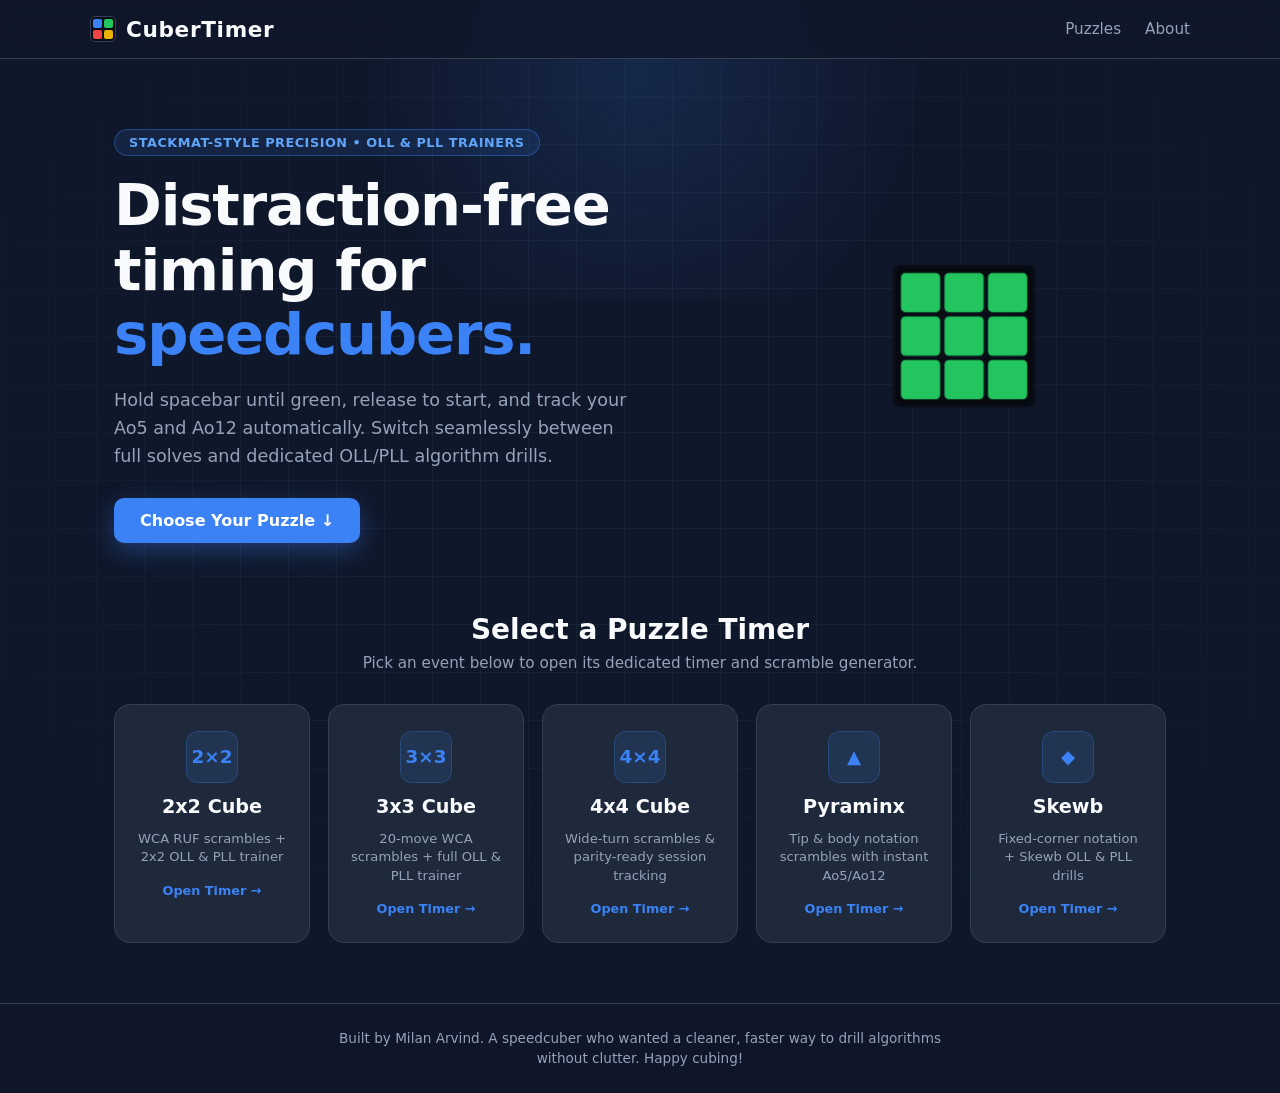
<file: index.html>
<!DOCTYPE html>
<html lang="en">
<head>
    <meta charset="UTF-8">
    <meta name="viewport" content="width=device-width, initial-scale=1.0">
    <title>CuberTimer - Clean Speedcubing Timers & Trainers</title>
    <link rel="stylesheet" href="index(home).css">

</head>
<body>

    <div class="bg-grid"></div>
    <div class="bg-glow"></div>

    <!-- Navigation Bar -->
    <nav>
        <div class="nav-container">
            <a href="#" class="logo">
                <div class="logo-icon">
                    <span></span><span></span><span></span><span></span>
                </div>
                CuberTimer
            </a>
            <div class="nav-links">
                <a href="#puzzles">Puzzles</a>
                <a href="#about">About</a>
            </div>
        </div>

    </nav>

    <!-- Hero Section -->
    <section class="hero">
        <div>
            <div class="hero-badge">STACKMAT-STYLE PRECISION • OLL & PLL TRAINERS</div>
            <h1>Distraction-free timing for <span>speedcubers.</span></h1>
            <p>
                Hold spacebar until green, release to start, and track your Ao5 and Ao12 automatically. Switch seamlessly between full solves and dedicated OLL/PLL algorithm drills.
            </p>
            <a href="#puzzles" class="hero-cta">Choose Your Puzzle ↓</a>
        </div>

        <!-- Interactive 3D Rotating Rubik's Cube -->
        <div class="cube-stage" title="Hover to spin faster!">
            <div class="cube" id="heroCube">
                <div class="face front"></div>
                <div class="face back"></div>
                <div class="face right"></div>
                <div class="face left"></div>
                <div class="face top"></div>
                <div class="face bottom"></div>
            </div>
        </div>
    </section>

    <!-- Puzzle Selection Hub -->
    <section class="puzzles-section" id="puzzles">
        <div class="section-header">
            <h2>Select a Puzzle Timer</h2>
            <p>Pick an event below to open its dedicated timer and scramble generator.</p>
        </div>

        <div class="puzzle-grid">
            <!-- 2x2 -->
            <a href="2x2timer.html" class="puzzle-btn">
                <div class="puzzle-icon">2×2</div>
                <div class="puzzle-title">2x2 Cube</div>
                <div class="puzzle-sub">WCA RUF scrambles + 2x2 OLL & PLL trainer</div>
                <div class="launch-tag">Open Timer →</div>
            </a>

            <!-- 3x3 -->
            <a href="3x3timer.html" class="puzzle-btn">
                <div class="puzzle-icon">3×3</div>
                <div class="puzzle-title">3x3 Cube</div>
                <div class="puzzle-sub">20-move WCA scrambles + full OLL & PLL trainer</div>
                <div class="launch-tag">Open Timer →</div>
            </a>

            <!-- 4x4 -->
            <a href="4x4timer.html" class="puzzle-btn">
                <div class="puzzle-icon">4×4</div>
                <div class="puzzle-title">4x4 Cube</div>
                <div class="puzzle-sub">Wide-turn scrambles & parity-ready session tracking</div>
                <div class="launch-tag">Open Timer →</div>
            </a>

            <!-- Pyraminx -->
            <a href="pyraminxtimer.html" class="puzzle-btn">
                <div class="puzzle-icon">▲</div>
                <div class="puzzle-title">Pyraminx</div>
                <div class="puzzle-sub">Tip & body notation scrambles with instant Ao5/Ao12</div>
                <div class="launch-tag">Open Timer →</div>
            </a>

            <!-- Skewb -->
            <a href="skewbtimer.html" class="puzzle-btn">
                <div class="puzzle-icon">◆</div>
                <div class="puzzle-title">Skewb</div>
                <div class="puzzle-sub">Fixed-corner notation + Skewb OLL & PLL drills</div>
                <div class="launch-tag">Open Timer →</div>
            </a>
        </div>
    </section>

    <!-- Footer with Creator Note -->
    <footer id="about">
        <p class="creator-note">
            Built by Milan Arvind. A speedcuber who wanted a cleaner, faster way to drill algorithms without clutter. Happy cubing!
        </p>
    </footer>

    <script src="index(home).js"></script>
</body>
</html>
</file>
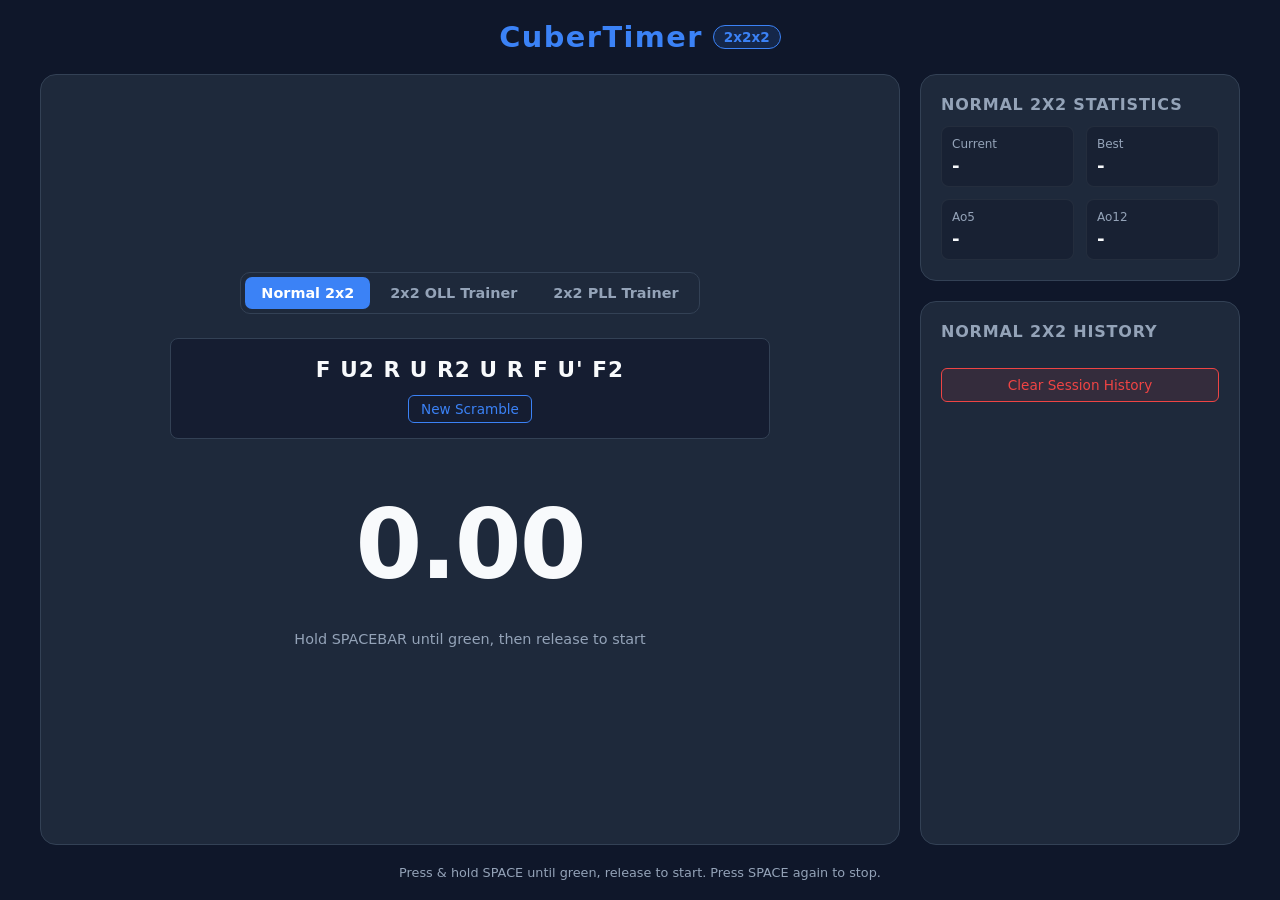
<file: 2x2timer.html>
<!DOCTYPE html>
<html lang="en">
<head>
    <meta charset="UTF-8">
    <meta name="viewport" content="width=device-width, initial-scale=1.0">
    <title>CuberTimer 2x2 - Normal, OLL & PLL Trainer</title>
    <link rel="stylesheet" href="2x2timer.css">

</head>
<body>

    <header>
        <h1>CuberTimer</h1>
        <span class="event-badge">2x2x2</span>
    </header>

    <div class="container">
        <!-- Main Timer Interface -->
        <div class="timer-section" id="timerSection">
            <!-- 3-Option Mode Selector -->
            <div class="mode-selector" id="modeSelector">
                <button class="mode-btn active" data-mode="normal">Normal 2x2</button>
                <button class="mode-btn" data-mode="oll">2x2 OLL Trainer</button>
                <button class="mode-btn" data-mode="pll">2x2 PLL Trainer</button>
            </div>

            <div class="scramble-box">
                <div class="scramble-text" id="scrambleDisplay">Generating 2x2 scramble...</div>
                <button class="btn-scramble" id="newScrambleBtn">New Scramble</button>
            </div>

            <div class="timer-display" id="timerDisplay">0.00</div>
            <div class="timer-instructions" id="timerInstructions">Hold SPACEBAR until green, then release to start</div>
        </div>

        <!-- Sidebar (Stats & History) -->
        <div class="sidebar">
            <div class="card">
                <h3 id="statsTitle">Normal 2x2 Statistics</h3>
                <div class="stats-grid">
                    <div class="stat-item">
                        <div class="stat-label">Current</div>
                        <div class="stat-value" id="statCurrent">-</div>
                    </div>
                    <div class="stat-item">
                        <div class="stat-label">Best</div>
                        <div class="stat-value" id="statBest">-</div>
                    </div>
                    <div class="stat-item">
                        <div class="stat-label">Ao5</div>
                        <div class="stat-value" id="statAo5">-</div>
                    </div>
                    <div class="stat-item">
                        <div class="stat-label">Ao12</div>
                        <div class="stat-value" id="statAo12">-</div>
                    </div>
                </div>
            </div>

            <div class="card" style="flex: 1; display: flex; flex-direction: column;">
                <h3 id="historyTitle">Normal 2x2 History</h3>
                <div class="history-list" id="historyList"></div>
                <div class="controls-row">
                    <button class="btn-danger" id="clearHistoryBtn">Clear Session History</button>
                </div>
            </div>
        </div>
    </div>

    <footer>
        Press & hold SPACE until green, release to start. Press SPACE again to stop.
    </footer>
        <script src="2x2timer.js"></script>
</body>
</html>
</file>
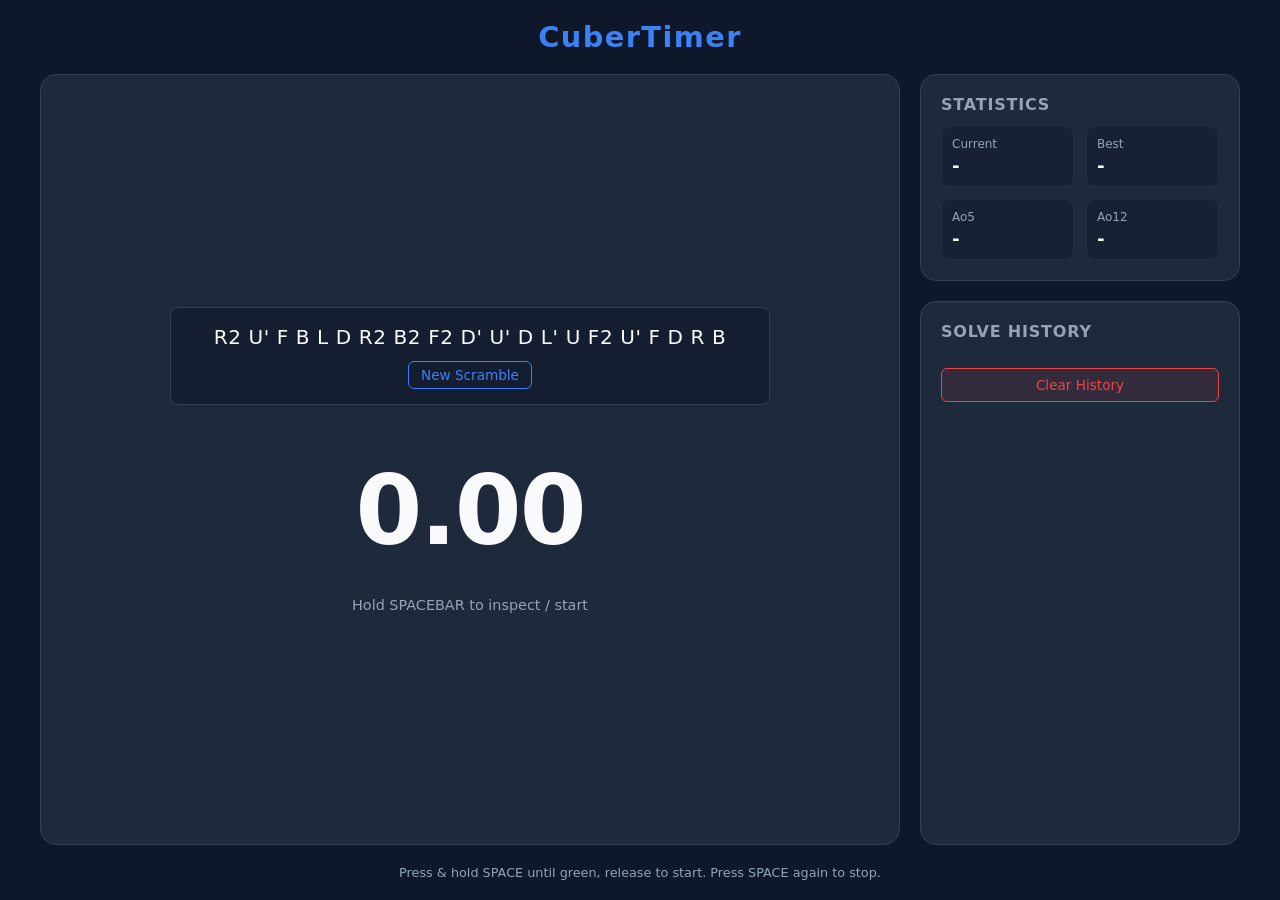
<file: 3x3timer.html>
<!DOCTYPE html>
<html lang="en">
<head>
    <meta charset="UTF-8">
    <meta name="viewport" content="width=device-width, initial-scale=1.0">
    <title>CuberTimer - Speedcubing Timer</title>
    <link rel="stylesheet" href="3x3timer.css">

</head>

<body>

    <header>
        <h1>CuberTimer</h1>
    </header>

    <div class="container">
        <!-- Main Timer Interface -->
        <div class="timer-section" id="timerSection">
            <div class="scramble-box">
                <div class="scramble-text" id="scrambleDisplay">Generating scramble...</div>
                <button class="btn-scramble" id="newScrambleBtn">New Scramble</button>
            </div>

            <div class="timer-display" id="timerDisplay">0.00</div>
            <div class="timer-instructions" id="timerInstructions">Hold SPACEBAR to inspect / start</div>
        </div>

        <!-- Sidebar (Stats & History) -->
        <div class="sidebar">
            <div class="card">
                <h3>Statistics</h3>
                <div class="stats-grid">
                    <div class="stat-item">
                        <div class="stat-label">Current</div>
                        <div class="stat-value" id="statCurrent">-</div>
                    </div>
                    <div class="stat-item">
                        <div class="stat-label">Best</div>
                        <div class="stat-value" id="statBest">-</div>
                    </div>
                    <div class="stat-item">
                        <div class="stat-label">Ao5</div>
                        <div class="stat-value" id="statAo5">-</div>
                    </div>
                    <div class="stat-item">
                        <div class="stat-label">Ao12</div>
                        <div class="stat-value" id="statAo12">-</div>
                    </div>
                </div>
            </div>

            <div class="card" style="flex: 1; display: flex; flex-direction: column;">
                <h3>Solve History</h3>
                <div class="history-list" id="historyList">
                    <!-- Solves will appear here -->
                </div>
                <div class="controls-row">
                    <button class="btn-danger" id="clearHistoryBtn">Clear History</button>
                </div>
            </div>
        </div>
    </div>

    <footer>
        Press & hold SPACE until green, release to start. Press SPACE again to stop.
    </footer>
    <script src="3x3timer.js"></script>
</body>
</html>
</file>
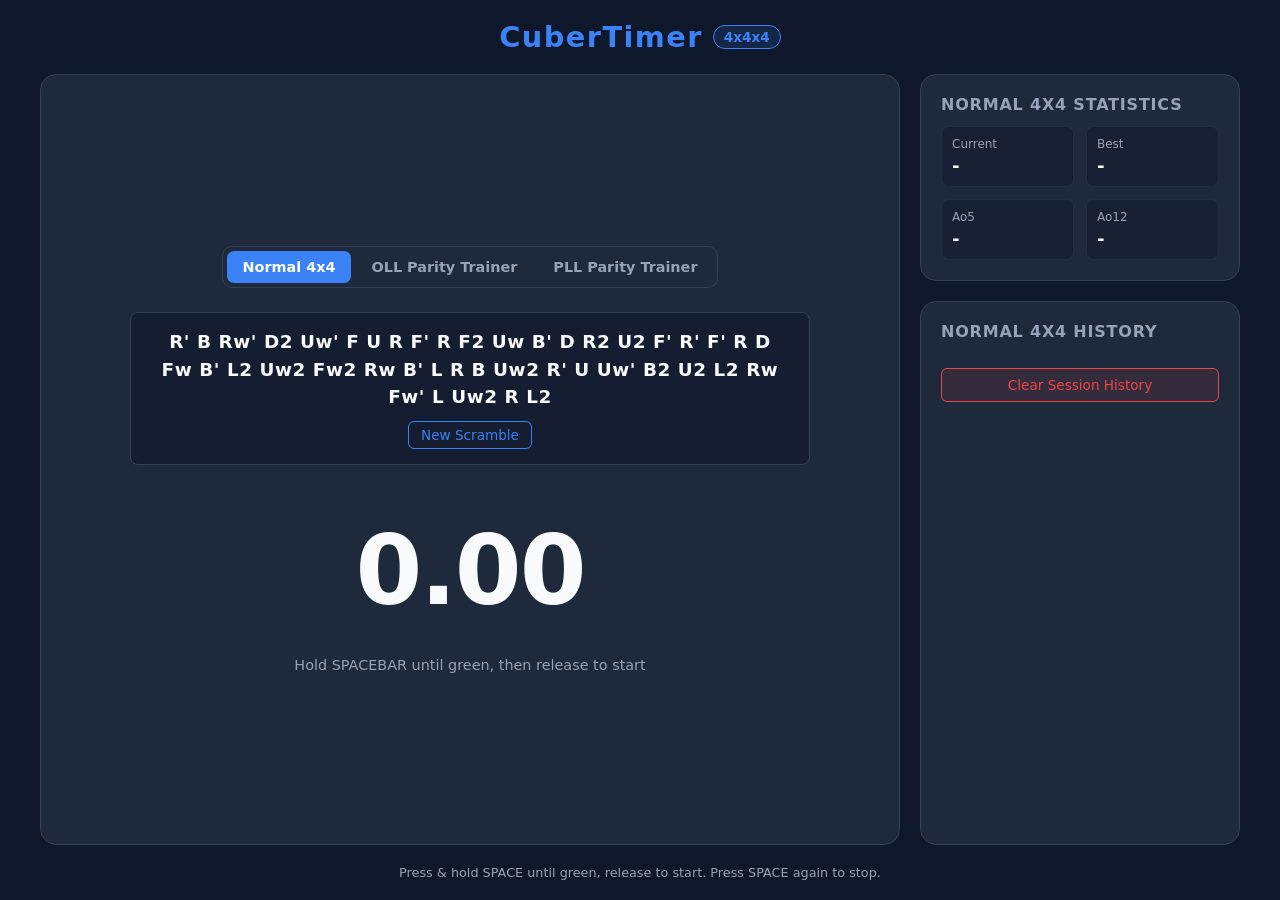
<file: 4x4timer.html>
<!DOCTYPE html>
<html lang="en">
<head>
    <meta charset="UTF-8">
    <meta name="viewport" content="width=device-width, initial-scale=1.0">
    <title>CuberTimer 4x4 - Normal & Parity Trainer</title>
    <link rel="stylesheet" href="4x4timer.css">

</head>
<body>

    <header>
        <h1>CuberTimer</h1>
        <span class="event-badge">4x4x4</span>
    </header>

    <div class="container">
        <!-- Main Timer Interface -->
        <div class="timer-section" id="timerSection">
            <!-- 3-Option Mode Selector -->
            <div class="mode-selector" id="modeSelector">
                <button class="mode-btn active" data-mode="normal">Normal 4x4</button>
                <button class="mode-btn" data-mode="oll_parity">OLL Parity Trainer</button>
                <button class="mode-btn" data-mode="pll_parity">PLL Parity Trainer</button>
            </div>

            <div class="scramble-box">
                <div class="scramble-text" id="scrambleDisplay">Generating 4x4 scramble...</div>
                <button class="btn-scramble" id="newScrambleBtn">New Scramble</button>
            </div>

            <div class="timer-display" id="timerDisplay">0.00</div>
            <div class="timer-instructions" id="timerInstructions">Hold SPACEBAR until green, then release to start</div>
        </div>

        <!-- Sidebar (Stats & History) -->
        <div class="sidebar">
            <div class="card">
                <h3 id="statsTitle">Normal 4x4 Statistics</h3>
                <div class="stats-grid">
                    <div class="stat-item">
                        <div class="stat-label">Current</div>
                        <div class="stat-value" id="statCurrent">-</div>
                    </div>
                    <div class="stat-item">
                        <div class="stat-label">Best</div>
                        <div class="stat-value" id="statBest">-</div>
                    </div>
                    <div class="stat-item">
                        <div class="stat-label">Ao5</div>
                        <div class="stat-value" id="statAo5">-</div>
                    </div>
                    <div class="stat-item">
                        <div class="stat-label">Ao12</div>
                        <div class="stat-value" id="statAo12">-</div>
                    </div>
                </div>
            </div>

            <div class="card" style="flex: 1; display: flex; flex-direction: column;">
                <h3 id="historyTitle">Normal 4x4 History</h3>
                <div class="history-list" id="historyList"></div>
                <div class="controls-row">
                    <button class="btn-danger" id="clearHistoryBtn">Clear Session History</button>
                </div>
            </div>
        </div>
    </div>

    <footer>
        Press & hold SPACE until green, release to start. Press SPACE again to stop.
    </footer>

    <script src="4x4timer.js"></script>
</body>
</html>
</file>
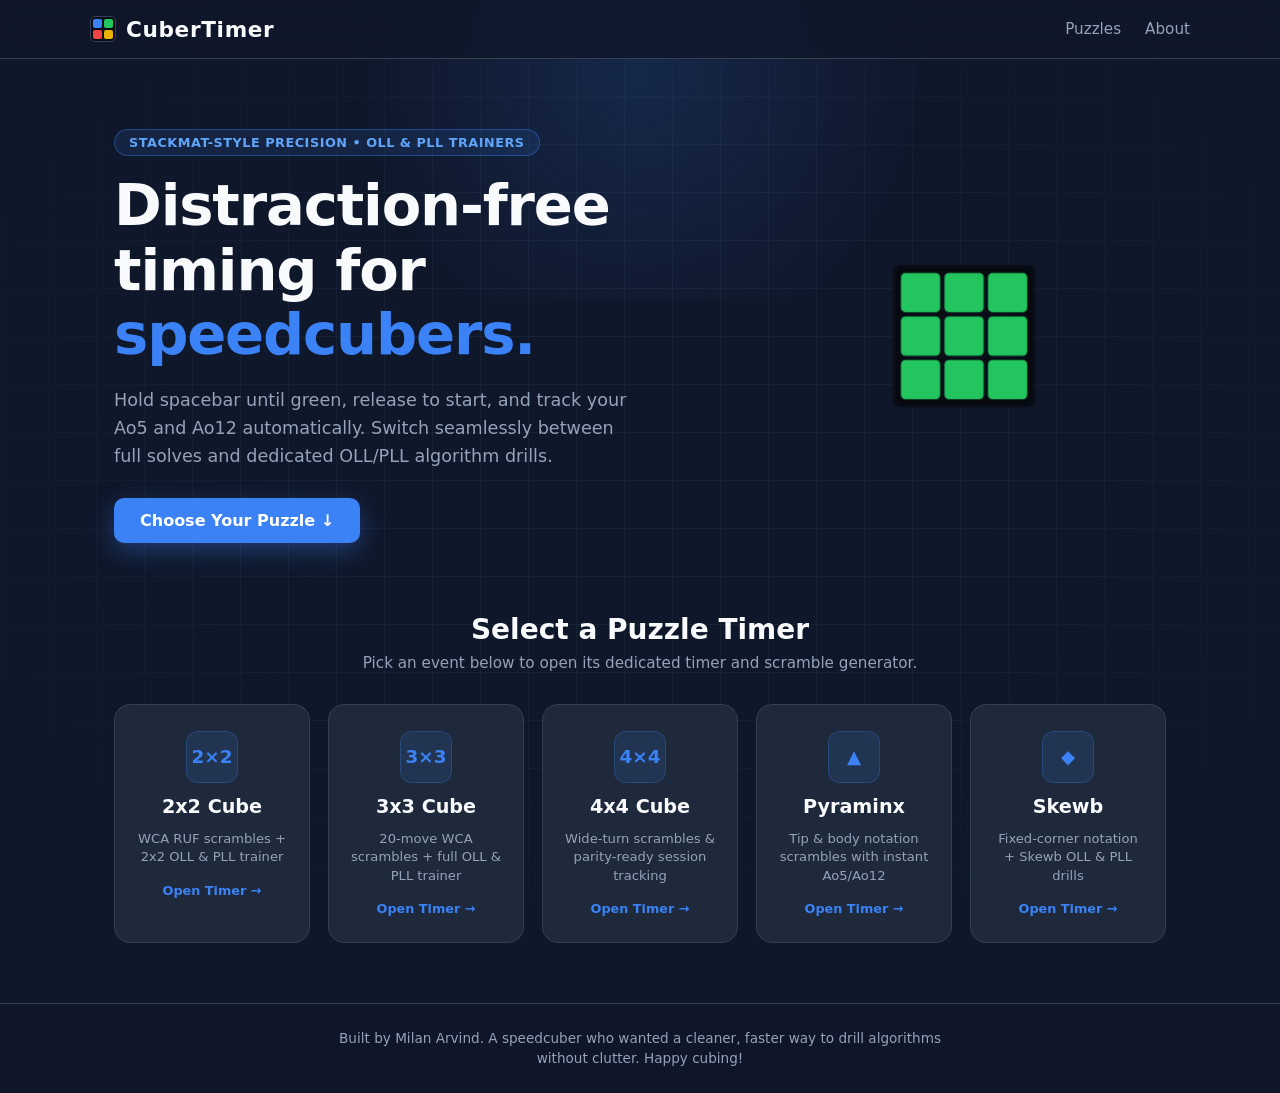
<file: index(home).html>
<!DOCTYPE html>
<html lang="en">
<head>
    <meta charset="UTF-8">
    <meta name="viewport" content="width=device-width, initial-scale=1.0">
    <title>CuberTimer - Clean Speedcubing Timers & Trainers</title>
    <link rel="stylesheet" href="index(home).css">

</head>
<body>

    <div class="bg-grid"></div>
    <div class="bg-glow"></div>

    <!-- Navigation Bar -->
    <nav>
        <div class="nav-container">
            <a href="#" class="logo">
                <div class="logo-icon">
                    <span></span><span></span><span></span><span></span>
                </div>
                CuberTimer
            </a>
            <div class="nav-links">
                <a href="#puzzles">Puzzles</a>
                <a href="#about">About</a>
            </div>
        </div>

    </nav>

    <!-- Hero Section -->
    <section class="hero">
        <div>
            <div class="hero-badge">STACKMAT-STYLE PRECISION • OLL & PLL TRAINERS</div>
            <h1>Distraction-free timing for <span>speedcubers.</span></h1>
            <p>
                Hold spacebar until green, release to start, and track your Ao5 and Ao12 automatically. Switch seamlessly between full solves and dedicated OLL/PLL algorithm drills.
            </p>
            <a href="#puzzles" class="hero-cta">Choose Your Puzzle ↓</a>
        </div>

        <!-- Interactive 3D Rotating Rubik's Cube -->
        <div class="cube-stage" title="Hover to spin faster!">
            <div class="cube" id="heroCube">
                <div class="face front"></div>
                <div class="face back"></div>
                <div class="face right"></div>
                <div class="face left"></div>
                <div class="face top"></div>
                <div class="face bottom"></div>
            </div>
        </div>
    </section>

    <!-- Puzzle Selection Hub -->
    <section class="puzzles-section" id="puzzles">
        <div class="section-header">
            <h2>Select a Puzzle Timer</h2>
            <p>Pick an event below to open its dedicated timer and scramble generator.</p>
        </div>

        <div class="puzzle-grid">
            <!-- 2x2 -->
            <a href="../2x2solves/2x2timer.html" class="puzzle-btn">
                <div class="puzzle-icon">2×2</div>
                <div class="puzzle-title">2x2 Cube</div>
                <div class="puzzle-sub">WCA RUF scrambles + 2x2 OLL & PLL trainer</div>
                <div class="launch-tag">Open Timer →</div>
            </a>

            <!-- 3x3 -->
            <a href="../3x3solves/3x3timer.html" class="puzzle-btn">
                <div class="puzzle-icon">3×3</div>
                <div class="puzzle-title">3x3 Cube</div>
                <div class="puzzle-sub">20-move WCA scrambles + full OLL & PLL trainer</div>
                <div class="launch-tag">Open Timer →</div>
            </a>

            <!-- 4x4 -->
            <a href="../4x4solves/4x4timer.html" class="puzzle-btn">
                <div class="puzzle-icon">4×4</div>
                <div class="puzzle-title">4x4 Cube</div>
                <div class="puzzle-sub">Wide-turn scrambles & parity-ready session tracking</div>
                <div class="launch-tag">Open Timer →</div>
            </a>

            <!-- Pyraminx -->
            <a href="../pyraminxsolves/pyraminxtimer.html" class="puzzle-btn">
                <div class="puzzle-icon">▲</div>
                <div class="puzzle-title">Pyraminx</div>
                <div class="puzzle-sub">Tip & body notation scrambles with instant Ao5/Ao12</div>
                <div class="launch-tag">Open Timer →</div>
            </a>

            <!-- Skewb -->
            <a href="../skewbsolves/skewbtimer.html" class="puzzle-btn">
                <div class="puzzle-icon">◆</div>
                <div class="puzzle-title">Skewb</div>
                <div class="puzzle-sub">Fixed-corner notation + Skewb OLL & PLL drills</div>
                <div class="launch-tag">Open Timer →</div>
            </a>
        </div>
    </section>

    <!-- Footer with Creator Note -->
    <footer id="about">
        <p class="creator-note">
            Built by Milan Arvind. A speedcuber who wanted a cleaner, faster way to drill algorithms without clutter. Happy cubing!
        </p>
    </footer>

    <script src="index(home).js"></script>
</body>
</html>
</file>
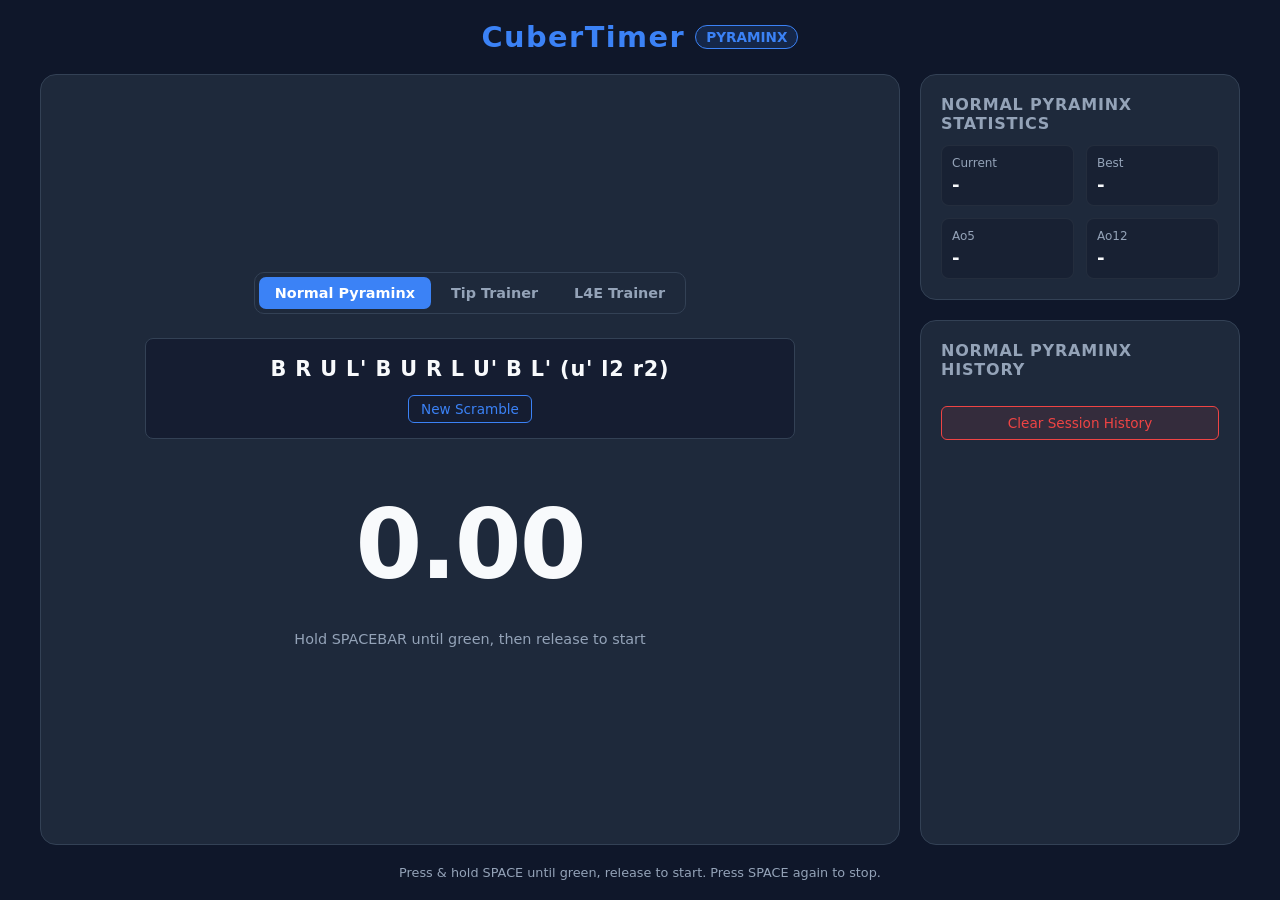
<file: pyraminxtimer.html>
<!DOCTYPE html>
<html lang="en">
<head>
    <meta charset="UTF-8">
    <meta name="viewport" content="width=device-width, initial-scale=1.0">
    <title>CuberTimer Pyraminx - Normal, Tip & L4E Trainer</title>
    <link rel="stylesheet" href="pyraminxtimer.css">
</head>
<body>

    <header>
        <h1>CuberTimer</h1>
        <span class="event-badge">PYRAMINX</span>
    </header>

    <div class="container">
        <!-- Main Timer Interface -->
        <div class="timer-section" id="timerSection">
            <!-- 3-Option Mode Selector -->
            <div class="mode-selector" id="modeSelector">
                <button class="mode-btn active" data-mode="normal">Normal Pyraminx</button>
                <button class="mode-btn" data-mode="tips">Tip Trainer</button>
                <button class="mode-btn" data-mode="l4e">L4E Trainer</button>
            </div>

            <div class="scramble-box">
                <div class="scramble-text" id="scrambleDisplay">Generating Pyraminx scramble...</div>
                <button class="btn-scramble" id="newScrambleBtn">New Scramble</button>
            </div>

            <div class="timer-display" id="timerDisplay">0.00</div>
            <div class="timer-instructions" id="timerInstructions">Hold SPACEBAR until green, then release to start</div>
        </div>

        <!-- Sidebar (Stats & History) -->
        <div class="sidebar">
            <div class="card">
                <h3 id="statsTitle">Normal Pyraminx Statistics</h3>
                <div class="stats-grid">
                    <div class="stat-item">
                        <div class="stat-label">Current</div>
                        <div class="stat-value" id="statCurrent">-</div>
                    </div>
                    <div class="stat-item">
                        <div class="stat-label">Best</div>
                        <div class="stat-value" id="statBest">-</div>
                    </div>
                    <div class="stat-item">
                        <div class="stat-label">Ao5</div>
                        <div class="stat-value" id="statAo5">-</div>
                    </div>
                    <div class="stat-item">
                        <div class="stat-label">Ao12</div>
                        <div class="stat-value" id="statAo12">-</div>
                    </div>
                </div>
            </div>

            <div class="card" style="flex: 1; display: flex; flex-direction: column;">
                <h3 id="historyTitle">Normal Pyraminx History</h3>
                <div class="history-list" id="historyList"></div>
                <div class="controls-row">
                    <button class="btn-danger" id="clearHistoryBtn">Clear Session History</button>
                </div>
            </div>
        </div>
    </div>

    <footer>
        Press & hold SPACE until green, release to start. Press SPACE again to stop.
    </footer>

    <script src="pyraminxtimer.js">  </script>

</body>
</html>
</file>
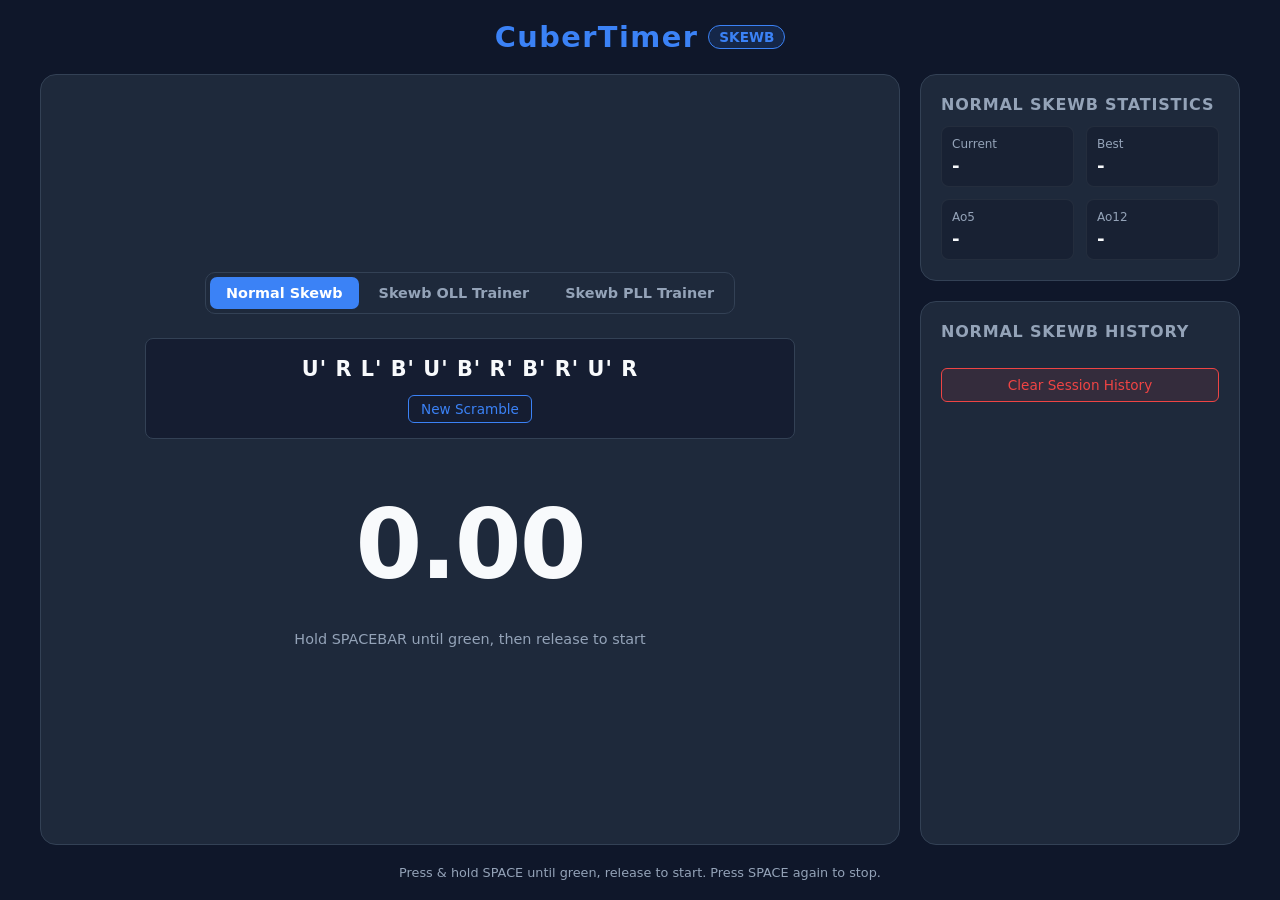
<file: skewbtimer.html>
<!DOCTYPE html>
<html lang="en">
<head>
    <meta charset="UTF-8">
    <meta name="viewport" content="width=device-width, initial-scale=1.0">
    <title>CuberTimer Skewb - Normal, OLL & PLL Trainer</title>
    <link rel="stylesheet" href="skewbtimer.css">

</head>
<body>

    <header>
        <h1>CuberTimer</h1>
        <span class="event-badge">SKEWB</span>
    </header>

    <div class="container">
        <!-- Main Timer Interface -->
        <div class="timer-section" id="timerSection">
            <!-- 3-Option Mode Selector -->
            <div class="mode-selector" id="modeSelector">
                <button class="mode-btn active" data-mode="normal">Normal Skewb</button>
                <button class="mode-btn" data-mode="oll">Skewb OLL Trainer</button>
                <button class="mode-btn" data-mode="pll">Skewb PLL Trainer</button>
            </div>

            <div class="scramble-box">
                <div class="scramble-text" id="scrambleDisplay">Generating Skewb scramble...</div>
                <button class="btn-scramble" id="newScrambleBtn">New Scramble</button>
            </div>

            <div class="timer-display" id="timerDisplay">0.00</div>
            <div class="timer-instructions" id="timerInstructions">Hold SPACEBAR until green, then release to start</div>
        </div>

        <!-- Sidebar (Stats & History) -->
        <div class="sidebar">
            <div class="card">
                <h3 id="statsTitle">Normal Skewb Statistics</h3>
                <div class="stats-grid">
                    <div class="stat-item">
                        <div class="stat-label">Current</div>
                        <div class="stat-value" id="statCurrent">-</div>
                    </div>
                    <div class="stat-item">
                        <div class="stat-label">Best</div>
                        <div class="stat-value" id="statBest">-</div>
                    </div>
                    <div class="stat-item">
                        <div class="stat-label">Ao5</div>
                        <div class="stat-value" id="statAo5">-</div>
                    </div>
                    <div class="stat-item">
                        <div class="stat-label">Ao12</div>
                        <div class="stat-value" id="statAo12">-</div>
                    </div>
                </div>
            </div>

            <div class="card" style="flex: 1; display: flex; flex-direction: column;">
                <h3 id="historyTitle">Normal Skewb History</h3>
                <div class="history-list" id="historyList"></div>
                <div class="controls-row">
                    <button class="btn-danger" id="clearHistoryBtn">Clear Session History</button>
                </div>
            </div>
        </div>
    </div>

    <footer>
        Press & hold SPACE until green, release to start. Press SPACE again to stop.
    </footer>

    <script src="skewbtimer.js"></script>
</body>
</html>
</file>
<file: index(home).css>
:root {
            --bg-color: #0f172a;
            --card-bg: #1e293b;
            --card-hover: #26354d;
            --text-color: #f8fafc;
            --text-muted: #94a3b8;
            --accent: #3b82f6;
            --accent-glow: rgba(59, 130, 246, 0.35);
            --border-color: #334155;
        }

        * {
            box-sizing: border-box;
            margin: 0;
            padding: 0;
            font-family: system-ui, -apple-system, BlinkMacSystemFont, 'Segoe UI', Roboto, sans-serif;
            scroll-behavior: smooth;
        }

        body {
            background-color: var(--bg-color);
            color: var(--text-color);
            min-height: 100vh;
            display: flex;
            flex-direction: column;
            overflow-x: hidden;
            position: relative;
        }

        /* Subtle Ambient Background Grid & Glow */
        .bg-grid {
            position: fixed;
            inset: 0;
            background-image: 
                linear-gradient(to right, rgba(51, 65, 85, 0.25) 1px, transparent 1px),
                linear-gradient(to bottom, rgba(51, 65, 85, 0.25) 1px, transparent 1px);
            background-size: 48px 48px;
            mask-image: radial-gradient(ellipse at center, black 40%, transparent 85%);
            -webkit-mask-image: radial-gradient(ellipse at center, black 40%, transparent 85%);
            z-index: -2;
            pointer-events: none;
        }

        .bg-glow {
            position: fixed;
            top: -150px;
            left: 50%;
            transform: translateX(-50%);
            width: 700px;
            height: 450px;
            background: radial-gradient(circle, rgba(59, 130, 246, 0.16) 0%, transparent 70%);
            z-index: -1;
            pointer-events: none;
        }

        /* Navigation Bar */
        nav {
            position: sticky;
            top: 0;
            z-index: 50;
            background: rgba(15, 23, 42, 0.8);
            backdrop-filter: blur(12px);
            -webkit-backdrop-filter: blur(12px);
            border-bottom: 1px solid var(--border-color);
            padding: 16px 32px;
        }

        .nav-container {
            max-width: 1100px;
            margin: 0 auto;
            display: flex;
            justify-content: space-between;
            align-items: center;
        }

        .logo {
            display: flex;
            align-items: center;
            gap: 10px;
            text-decoration: none;
            color: var(--text-color);
            font-weight: 800;
            font-size: 1.35rem;
            letter-spacing: 0.03em;
        }

        .logo-icon {
            width: 26px;
            height: 26px;
            display: grid;
            grid-template-columns: repeat(2, 1fr);
            gap: 2px;
            padding: 2px;
            background: #090d16;
            border-radius: 5px;
            border: 1px solid var(--border-color);
        }

        .logo-icon span:nth-child(1) { background: #3b82f6; border-radius: 2px; }
        .logo-icon span:nth-child(2) { background: #22c55e; border-radius: 2px; }
        .logo-icon span:nth-child(3) { background: #ef4444; border-radius: 2px; }
        .logo-icon span:nth-child(4) { background: #eab308; border-radius: 2px; }

        .nav-links {
            display: flex;
            gap: 24px;
            align-items: center;
        }

        .nav-links a {
            color: var(--text-muted);
            text-decoration: none;
            font-size: 0.95rem;
            font-weight: 500;
            transition: color 0.2s;
        }

        .nav-links a:hover {
            color: var(--text-color);
        }

        /* Hero Section */
        .hero {
            max-width: 1100px;
            margin: 0 auto;
            padding: 70px 24px 50px;
            display: grid;
            grid-template-columns: 1.2fr 0.8fr;
            align-items: center;
            gap: 40px;
        }

        @media (max-width: 820px) {
            .hero {
                grid-template-columns: 1fr;
                text-align: center;
                padding-top: 50px;
            }
        }

        .hero-badge {
            display: inline-block;
            background: rgba(59, 130, 246, 0.12);
            border: 1px solid rgba(59, 130, 246, 0.4);
            color: #60a5fa;
            padding: 5px 14px;
            border-radius: 999px;
            font-size: 0.8rem;
            font-weight: 600;
            letter-spacing: 0.04em;
            margin-bottom: 18px;
        }

        .hero h1 {
            font-size: clamp(2.4rem, 5vw, 3.6rem);
            font-weight: 800;
            line-height: 1.12;
            letter-spacing: -0.02em;
            margin-bottom: 18px;
        }

        .hero h1 span {
            color: var(--accent);
        }

        .hero p {
            color: var(--text-muted);
            font-size: 1.1rem;
            line-height: 1.6;
            max-width: 520px;
            margin-bottom: 28px;
        }

        @media (max-width: 820px) {
            .hero p {
                margin-left: auto;
                margin-right: auto;
            }
        }

        .hero-cta {
            display: inline-flex;
            align-items: center;
            gap: 8px;
            background: var(--accent);
            color: white;
            text-decoration: none;
            padding: 13px 26px;
            border-radius: 10px;
            font-weight: 600;
            font-size: 1rem;
            box-shadow: 0 8px 24px var(--accent-glow);
            transition: transform 0.2s, background 0.2s;
        }

        .hero-cta:hover {
            background: #2563eb;
            transform: translateY(-2px);
        }

        /* 3D Rotating Rubik's Cube Animation */
        .cube-stage {
            display: flex;
            justify-content: center;
            align-items: center;
            height: 240px;
            perspective: 800px;
        }

        .cube {
            width: 130px;
            height: 130px;
            position: relative;
            transform-style: preserve-3d;
            animation: spinCube 14s infinite linear;
            cursor: pointer;
            transition: animation-duration 0.3s;
        }

        .cube:hover {
            animation-duration: 5s;
        }

        @keyframes spinCube {
            0%   { transform: rotateX(-24deg) rotateY(0deg); }
            100% { transform: rotateX(-24deg) rotateY(360deg); }
        }

        .face {
            position: absolute;
            width: 130px;
            height: 130px;
            background: #090d16;
            border: 3px solid #090d16;
            border-radius: 10px;
            display: grid;
            grid-template-columns: repeat(3, 1fr);
            grid-template-rows: repeat(3, 1fr);
            gap: 4px;
            padding: 4px;
            box-shadow: inset 0 0 12px rgba(0, 0, 0, 0.6);
        }

        .sticker {
            border-radius: 4px;
        }

        /* Classic WCA Face Colors */
        .front  { transform: translateZ(65px); }
        .front .sticker  { background: #22c55e; } /* Green */

        .back   { transform: rotateY(180deg) translateZ(65px); }
        .back .sticker   { background: #3b82f6; } /* Blue */

        .right  { transform: rotateY(90deg) translateZ(65px); }
        .right .sticker  { background: #ef4444; } /* Red */

        .left   { transform: rotateY(-90deg) translateZ(65px); }
        .left .sticker   { background: #f97316; } /* Orange */

        .top    { transform: rotateX(90deg) translateZ(65px); }
        .top .sticker    { background: #f8fafc; } /* White */

        .bottom { transform: rotateX(-90deg) translateZ(65px); }
        .bottom .sticker { background: #eab308; } /* Yellow */

        /* Puzzle Selection Hub */
        .puzzles-section {
            max-width: 1100px;
            width: 100%;
            margin: 20px auto 60px;
            padding: 0 24px;
        }

        .section-header {
            text-align: center;
            margin-bottom: 32px;
        }

        .section-header h2 {
            font-size: 1.75rem;
            font-weight: 700;
            margin-bottom: 8px;
        }

        .section-header p {
            color: var(--text-muted);
            font-size: 0.95rem;
        }

        .puzzle-grid {
            display: grid;
            grid-template-columns: repeat(auto-fit, minmax(190px, 1fr));
            gap: 18px;
        }

        .puzzle-btn {
            background: var(--card-bg);
            border: 1px solid var(--border-color);
            border-radius: 16px;
            padding: 26px 20px;
            text-decoration: none;
            color: var(--text-color);
            display: flex;
            flex-direction: column;
            align-items: center;
            text-align: center;
            gap: 12px;
            cursor: pointer;
            position: relative;
            overflow: hidden;
            transition: transform 0.22s ease, border-color 0.22s ease, background-color 0.22s ease, box-shadow 0.22s ease;
        }

        .puzzle-btn:hover {
            transform: translateY(-5px);
            background: var(--card-hover);
            border-color: var(--accent);
            box-shadow: 0 12px 28px rgba(0, 0, 0, 0.35), 0 0 0 1px var(--accent);
        }

        .puzzle-btn:active {
            transform: translateY(-1px);
        }

        .puzzle-icon {
            width: 52px;
            height: 52px;
            border-radius: 12px;
            background: rgba(59, 130, 246, 0.12);
            border: 1px solid rgba(59, 130, 246, 0.25);
            display: flex;
            align-items: center;
            justify-content: center;
            font-weight: 800;
            font-size: 1.15rem;
            color: var(--accent);
            transition: transform 0.22s ease, background 0.22s ease, color 0.22s ease;
        }

        .puzzle-btn:hover .puzzle-icon {
            background: var(--accent);
            color: #ffffff;
            transform: scale(1.08);
        }

        .puzzle-title {
            font-size: 1.2rem;
            font-weight: 700;
        }

        .puzzle-sub {
            font-size: 0.82rem;
            color: var(--text-muted);
            line-height: 1.4;
        }

        .launch-tag {
            margin-top: 4px;
            font-size: 0.8rem;
            font-weight: 600;
            color: var(--accent);
            display: inline-flex;
            align-items: center;
            gap: 4px;
            transition: gap 0.2s;
        }

        .puzzle-btn:hover .launch-tag {
            gap: 8px;
        }

        /* Subtle Creator Note & Footer */
        footer {
            margin-top: auto;
            border-top: 1px solid var(--border-color);
            padding: 24px;
            text-align: center;
            background: rgba(15, 23, 42, 0.6);
        }

        .creator-note {
            max-width: 650px;
            margin: 0 auto;
            font-size: 0.85rem;
            color: var(--text-muted);
            line-height: 1.5;
        }
</file>
<file: 2x2timer.css>
:root {
            --bg-color: #0f172a;
            --card-bg: #1e293b;
            --text-color: #f8fafc;
            --text-muted: #94a3b8;
            --accent: #3b82f6;
            --timer-normal: #f8fafc;
            --timer-ready: #ef4444; /* Red when holding space */
            --timer-set: #22c55e;   /* Green when ready to release */
            --border-color: #334155;
        }

        * {
            box-sizing: border-box;
            margin: 0;
            padding: 0;
            font-family: system-ui, -apple-system, BlinkMacSystemFont, 'Segoe UI', Roboto, sans-serif;
        }

        body {
            background-color: var(--bg-color);
            color: var(--text-color);
            min-height: 100vh;
            display: flex;
            flex-direction: column;
            justify-content: space-between;
            padding: 20px;
            user-select: none;
        }

        header {
            text-align: center;
            margin-bottom: 20px;
            display: flex;
            align-items: center;
            justify-content: center;
            gap: 10px;
        }

        header h1 {
            font-size: 1.8rem;
            font-weight: 700;
            letter-spacing: 0.05em;
            color: var(--accent);
        }

        .event-badge {
            background: rgba(59, 130, 246, 0.15);
            border: 1px solid var(--accent);
            color: var(--accent);
            padding: 3px 10px;
            border-radius: 999px;
            font-size: 0.85rem;
            font-weight: 700;
        }

        /* Mode Selector Tabs */
        .mode-selector {
            display: inline-flex;
            background: var(--card-bg);
            border: 1px solid var(--border-color);
            border-radius: 10px;
            padding: 4px;
            gap: 4px;
            margin-bottom: 24px;
        }

        .mode-btn {
            background: transparent;
            border: none;
            color: var(--text-muted);
            padding: 8px 16px;
            border-radius: 7px;
            font-size: 0.9rem;
            font-weight: 600;
            cursor: pointer;
            transition: all 0.2s;
        }

        .mode-btn:hover {
            color: var(--text-color);
        }

        .mode-btn.active {
            background: var(--accent);
            color: #ffffff;
        }

        .container {
            display: grid;
            grid-template-columns: 1fr 320px;
            gap: 20px;
            max-width: 1200px;
            width: 100%;
            margin: 0 auto;
            flex: 1;
        }

        @media (max-width: 850px) {
            .container {
                grid-template-columns: 1fr;
            }
        }

        /* Timer Section */
        .timer-section {
            display: flex;
            flex-direction: column;
            align-items: center;
            justify-content: center;
            background: var(--card-bg);
            border: 1px solid var(--border-color);
            border-radius: 16px;
            padding: 30px;
            position: relative;
            text-align: center;
        }

        .scramble-box {
            background: rgba(15, 23, 42, 0.6);
            border: 1px solid var(--border-color);
            padding: 15px 20px;
            border-radius: 8px;
            margin-bottom: 30px;
            max-width: 600px;
            width: 100%;
            display: flex;
            flex-direction: column;
            align-items: center;
            gap: 10px;
        }

        .scramble-text {
            font-size: 1.35rem;
            font-weight: 600;
            letter-spacing: 0.05em;
            line-height: 1.45;
        }

        .btn-scramble {
            background: transparent;
            border: 1px solid var(--accent);
            color: var(--accent);
            padding: 5px 12px;
            border-radius: 6px;
            font-size: 0.85rem;
            cursor: pointer;
            transition: all 0.2s;
        }

        .btn-scramble:hover {
            background: var(--accent);
            color: white;
        }

        .timer-display {
            font-size: 6rem;
            font-weight: 800;
            font-variant-numeric: tabular-nums;
            letter-spacing: -0.02em;
            margin: 20px 0;
            transition: color 0.1s ease;
        }

        .timer-instructions {
            color: var(--text-muted);
            font-size: 0.9rem;
            margin-top: 10px;
        }

        /* Stats & History Sidebar */
        .sidebar {
            display: flex;
            flex-direction: column;
            gap: 20px;
        }

        .card {
            background: var(--card-bg);
            border: 1px solid var(--border-color);
            border-radius: 16px;
            padding: 20px;
        }

        .card h3 {
            font-size: 1rem;
            color: var(--text-muted);
            margin-bottom: 12px;
            text-transform: uppercase;
            letter-spacing: 0.05em;
        }

        .stats-grid {
            display: grid;
            grid-template-columns: repeat(2, 1fr);
            gap: 12px;
        }

        .stat-item {
            background: rgba(15, 23, 42, 0.4);
            padding: 10px;
            border-radius: 8px;
            border: 1px solid rgba(255, 255, 255, 0.05);
        }

        .stat-label {
            font-size: 0.75rem;
            color: var(--text-muted);
        }

        .stat-value {
            font-size: 1.15rem;
            font-weight: 700;
            margin-top: 4px;
            font-variant-numeric: tabular-nums;
        }

        .history-list {
            max-height: 250px;
            overflow-y: auto;
            display: flex;
            flex-direction: column;
            gap: 6px;
            padding-right: 4px;
        }

        .history-list::-webkit-scrollbar {
            width: 6px;
        }
        .history-list::-webkit-scrollbar-thumb {
            background: var(--border-color);
            border-radius: 3px;
        }

        .history-item {
            display: flex;
            justify-content: space-between;
            align-items: center;
            background: rgba(15, 23, 42, 0.4);
            padding: 8px 12px;
            border-radius: 6px;
            font-size: 0.9rem;
            border: 1px solid rgba(255, 255, 255, 0.03);
        }

        .history-item span {
            font-variant-numeric: tabular-nums;
            font-weight: 600;
        }

        .history-actions {
            display: flex;
            gap: 6px;
        }

        .action-btn {
            background: none;
            border: none;
            cursor: pointer;
            font-size: 0.75rem;
            padding: 2px 6px;
            border-radius: 4px;
            color: var(--text-muted);
            background: rgba(255, 255, 255, 0.05);
        }
        .action-btn:hover {
            background: rgba(255, 255, 255, 0.15);
            color: white;
        }
        .action-btn.del:hover {
            background: #ef4444;
        }

        .controls-row {
            display: flex;
            gap: 10px;
            margin-top: 15px;
        }

        .btn-danger {
            flex: 1;
            background: rgba(239, 68, 68, 0.1);
            border: 1px solid #ef4444;
            color: #ef4444;
            padding: 8px;
            border-radius: 6px;
            cursor: pointer;
            font-size: 0.85rem;
            transition: all 0.2s;
        }
        .btn-danger:hover {
            background: #ef4444;
            color: white;
        }

        footer {
            text-align: center;
            margin-top: 20px;
            font-size: 0.8rem;
            color: var(--text-muted);
        }
</file>
<file: 3x3timer.css>
:root {
            --bg-color: #0f172a;
            --card-bg: #1e293b;
            --text-color: #f8fafc;
            --text-muted: #94a3b8;
            --accent: #3b82f6;
            --timer-normal: #f8fafc;
            --timer-ready: #ef4444; /* Red when holding space */
            --timer-set: #22c55e;   /* Green when ready to release */
            --border-color: #334155;
        }

        * {
            box-sizing: border-box;
            margin: 0;
            padding: 0;
            font-family: system-ui, -apple-system, BlinkMacSystemFont, 'Segoe UI', Roboto, sans-serif;
        }

        body {
            background-color: var(--bg-color);
            color: var(--text-color);
            min-height: 100vh;
            display: flex;
            flex-direction: column;
            justify-content: space-between;
            padding: 20px;
            user-select: none;
        }

        header {
            text-align: center;
            margin-bottom: 20px;
        }

        header h1 {
            font-size: 1.8rem;
            font-weight: 700;
            letter-spacing: 0.05em;
            color: var(--accent);
        }

        .container {
            display: grid;
            grid-template-columns: 1fr 320px;
            gap: 20px;
            max-width: 1200px;
            width: 100%;
            margin: 0 auto;
            flex: 1;
        }

        @media (max-width: 850px) {
            .container {
                grid-template-columns: 1fr;
            }
        }

        /* Timer Section */
        .timer-section {
            display: flex;
            flex-direction: column;
            align-items: center;
            justify-content: center;
            background: var(--card-bg);
            border: 1px solid var(--border-color);
            border-radius: 16px;
            padding: 30px;
            position: relative;
            text-align: center;
        }

        .scramble-box {
            background: rgba(15, 23, 42, 0.6);
            border: 1px solid var(--border-color);
            padding: 15px 20px;
            border-radius: 8px;
            margin-bottom: 30px;
            max-width: 600px;
            width: 100%;
            display: flex;
            flex-direction: column;
            align-items: center;
            gap: 10px;
        }

        .scramble-text {
            font-size: 1.25rem;
            font-weight: 500;
            letter-spacing: 0.03em;
            line-height: 1.4;
        }

        .btn-scramble {
            background: transparent;
            border: 1px solid var(--accent);
            color: var(--accent);
            padding: 5px 12px;
            border-radius: 6px;
            font-size: 0.85rem;
            cursor: pointer;
            transition: all 0.2s;
        }

        .btn-scramble:hover {
            background: var(--accent);
            color: white;
        }

        .timer-display {
            font-size: 6rem;
            font-weight: 800;
            font-variant-numeric: tabular-nums;
            letter-spacing: -0.02em;
            margin: 20px 0;
            transition: color 0.1s ease;
        }

        .timer-instructions {
            color: var(--text-muted);
            font-size: 0.9rem;
            margin-top: 10px;
        }

        /* Stats & History Sidebar */
        .sidebar {
            display: flex;
            flex-direction: column;
            gap: 20px;
        }

        .card {
            background: var(--card-bg);
            border: 1px solid var(--border-color);
            border-radius: 16px;
            padding: 20px;
        }

        .card h3 {
            font-size: 1rem;
            color: var(--text-muted);
            margin-bottom: 12px;
            text-transform: uppercase;
            letter-spacing: 0.05em;
        }

        .stats-grid {
            display: grid;
            grid-template-columns: repeat(2, 1fr);
            gap: 12px;
        }

        .stat-item {
            background: rgba(15, 23, 42, 0.4);
            padding: 10px;
            border-radius: 8px;
            border: 1px solid rgba(255, 255, 255, 0.05);
        }

        .stat-label {
            font-size: 0.75rem;
            color: var(--text-muted);
        }

        .stat-value {
            font-size: 1.15rem;
            font-weight: 700;
            margin-top: 4px;
            font-variant-numeric: tabular-nums;
        }

        .history-list {
            max-height: 250px;
            overflow-y: auto;
            display: flex;
            flex-direction: column;
            gap: 6px;
            padding-right: 4px;
        }

        .history-list::-webkit-scrollbar {
            width: 6px;
        }
        .history-list::-webkit-scrollbar-thumb {
            background: var(--border-color);
            border-radius: 3px;
        }

        .history-item {
            display: flex;
            justify-content: space-between;
            align-items: center;
            background: rgba(15, 23, 42, 0.4);
            padding: 8px 12px;
            border-radius: 6px;
            font-size: 0.9rem;
            border: 1px solid rgba(255, 255, 255, 0.03);
        }

        .history-item span {
            font-variant-numeric: tabular-nums;
            font-weight: 600;
        }

        .history-actions {
            display: flex;
            gap: 6px;
        }

        .action-btn {
            background: none;
            border: none;
            cursor: pointer;
            font-size: 0.75rem;
            padding: 2px 6px;
            border-radius: 4px;
            color: var(--text-muted);
            background: rgba(255, 255, 255, 0.05);
        }
        .action-btn:hover {
            background: rgba(255, 255, 255, 0.15);
            color: white;
        }
        .action-btn.del:hover {
            background: #ef4444;
        }

        .controls-row {
            display: flex;
            gap: 10px;
            margin-top: 15px;
        }

        .btn-danger {
            flex: 1;
            background: rgba(239, 68, 68, 0.1);
            border: 1px solid #ef4444;
            color: #ef4444;
            padding: 8px;
            border-radius: 6px;
            cursor: pointer;
            font-size: 0.85rem;
            transition: all 0.2s;
        }
        .btn-danger:hover {
            background: #ef4444;
            color: white;
        }

        footer {
            text-align: center;
            margin-top: 20px;
            font-size: 0.8rem;
            color: var(--text-muted);
        }
</file>
<file: 4x4timer.css>
:root {
            --bg-color: #0f172a;
            --card-bg: #1e293b;
            --text-color: #f8fafc;
            --text-muted: #94a3b8;
            --accent: #3b82f6;
            --timer-normal: #f8fafc;
            --timer-ready: #ef4444; /* Red when holding space */
            --timer-set: #22c55e;   /* Green when ready to release */
            --border-color: #334155;
        }

        * {
            box-sizing: border-box;
            margin: 0;
            padding: 0;
            font-family: system-ui, -apple-system, BlinkMacSystemFont, 'Segoe UI', Roboto, sans-serif;
        }

        body {
            background-color: var(--bg-color);
            color: var(--text-color);
            min-height: 100vh;
            display: flex;
            flex-direction: column;
            justify-content: space-between;
            padding: 20px;
            user-select: none;
        }

        header {
            text-align: center;
            margin-bottom: 20px;
            display: flex;
            align-items: center;
            justify-content: center;
            gap: 10px;
        }

        header h1 {
            font-size: 1.8rem;
            font-weight: 700;
            letter-spacing: 0.05em;
            color: var(--accent);
        }

        .event-badge {
            background: rgba(59, 130, 246, 0.15);
            border: 1px solid var(--accent);
            color: var(--accent);
            padding: 3px 10px;
            border-radius: 999px;
            font-size: 0.85rem;
            font-weight: 700;
        }

        /* Mode Selector Tabs */
        .mode-selector {
            display: inline-flex;
            background: var(--card-bg);
            border: 1px solid var(--border-color);
            border-radius: 10px;
            padding: 4px;
            gap: 4px;
            margin-bottom: 24px;
            flex-wrap: wrap;
            justify-content: center;
        }

        .mode-btn {
            background: transparent;
            border: none;
            color: var(--text-muted);
            padding: 8px 16px;
            border-radius: 7px;
            font-size: 0.9rem;
            font-weight: 600;
            cursor: pointer;
            transition: all 0.2s;
        }

        .mode-btn:hover {
            color: var(--text-color);
        }

        .mode-btn.active {
            background: var(--accent);
            color: #ffffff;
        }

        .container {
            display: grid;
            grid-template-columns: 1fr 320px;
            gap: 20px;
            max-width: 1200px;
            width: 100%;
            margin: 0 auto;
            flex: 1;
        }

        @media (max-width: 850px) {
            .container {
                grid-template-columns: 1fr;
            }
        }

        /* Timer Section */
        .timer-section {
            display: flex;
            flex-direction: column;
            align-items: center;
            justify-content: center;
            background: var(--card-bg);
            border: 1px solid var(--border-color);
            border-radius: 16px;
            padding: 30px;
            position: relative;
            text-align: center;
        }

        .scramble-box {
            background: rgba(15, 23, 42, 0.6);
            border: 1px solid var(--border-color);
            padding: 15px 20px;
            border-radius: 8px;
            margin-bottom: 30px;
            max-width: 680px;
            width: 100%;
            display: flex;
            flex-direction: column;
            align-items: center;
            gap: 10px;
        }

        .scramble-text {
            font-size: 1.15rem;
            font-weight: 600;
            letter-spacing: 0.03em;
            line-height: 1.5;
        }

        .btn-scramble {
            background: transparent;
            border: 1px solid var(--accent);
            color: var(--accent);
            padding: 5px 12px;
            border-radius: 6px;
            font-size: 0.85rem;
            cursor: pointer;
            transition: all 0.2s;
        }

        .btn-scramble:hover {
            background: var(--accent);
            color: white;
        }

        .timer-display {
            font-size: 6rem;
            font-weight: 800;
            font-variant-numeric: tabular-nums;
            letter-spacing: -0.02em;
            margin: 20px 0;
            transition: color 0.1s ease;
        }

        .timer-instructions {
            color: var(--text-muted);
            font-size: 0.9rem;
            margin-top: 10px;
        }

        /* Stats & History Sidebar */
        .sidebar {
            display: flex;
            flex-direction: column;
            gap: 20px;
        }

        .card {
            background: var(--card-bg);
            border: 1px solid var(--border-color);
            border-radius: 16px;
            padding: 20px;
        }

        .card h3 {
            font-size: 1rem;
            color: var(--text-muted);
            margin-bottom: 12px;
            text-transform: uppercase;
            letter-spacing: 0.05em;
        }

        .stats-grid {
            display: grid;
            grid-template-columns: repeat(2, 1fr);
            gap: 12px;
        }

        .stat-item {
            background: rgba(15, 23, 42, 0.4);
            padding: 10px;
            border-radius: 8px;
            border: 1px solid rgba(255, 255, 255, 0.05);
        }

        .stat-label {
            font-size: 0.75rem;
            color: var(--text-muted);
        }

        .stat-value {
            font-size: 1.15rem;
            font-weight: 700;
            margin-top: 4px;
            font-variant-numeric: tabular-nums;
        }

        .history-list {
            max-height: 250px;
            overflow-y: auto;
            display: flex;
            flex-direction: column;
            gap: 6px;
            padding-right: 4px;
        }

        .history-list::-webkit-scrollbar {
            width: 6px;
        }
        .history-list::-webkit-scrollbar-thumb {
            background: var(--border-color);
            border-radius: 3px;
        }

        .history-item {
            display: flex;
            justify-content: space-between;
            align-items: center;
            background: rgba(15, 23, 42, 0.4);
            padding: 8px 12px;
            border-radius: 6px;
            font-size: 0.9rem;
            border: 1px solid rgba(255, 255, 255, 0.03);
        }

        .history-item span {
            font-variant-numeric: tabular-nums;
            font-weight: 600;
        }

        .history-actions {
            display: flex;
            gap: 6px;
        }

        .action-btn {
            background: none;
            border: none;
            cursor: pointer;
            font-size: 0.75rem;
            padding: 2px 6px;
            border-radius: 4px;
            color: var(--text-muted);
            background: rgba(255, 255, 255, 0.05);
        }
        .action-btn:hover {
            background: rgba(255, 255, 255, 0.15);
            color: white;
        }
        .action-btn.del:hover {
            background: #ef4444;
        }

        .controls-row {
            display: flex;
            gap: 10px;
            margin-top: 15px;
        }

        .btn-danger {
            flex: 1;
            background: rgba(239, 68, 68, 0.1);
            border: 1px solid #ef4444;
            color: #ef4444;
            padding: 8px;
            border-radius: 6px;
            cursor: pointer;
            font-size: 0.85rem;
            transition: all 0.2s;
        }
        .btn-danger:hover {
            background: #ef4444;
            color: white;
        }

        footer {
            text-align: center;
            margin-top: 20px;
            font-size: 0.8rem;
            color: var(--text-muted);
        }
</file>
<file: pyraminxtimer.css>
:root {
            --bg-color: #0f172a;
            --card-bg: #1e293b;
            --text-color: #f8fafc;
            --text-muted: #94a3b8;
            --accent: #3b82f6;
            --timer-normal: #f8fafc;
            --timer-ready: #ef4444; /* Red when holding space */
            --timer-set: #22c55e;   /* Green when ready to release */
            --border-color: #334155;
        }

        * {
            box-sizing: border-box;
            margin: 0;
            padding: 0;
            font-family: system-ui, -apple-system, BlinkMacSystemFont, 'Segoe UI', Roboto, sans-serif;
        }

        body {
            background-color: var(--bg-color);
            color: var(--text-color);
            min-height: 100vh;
            display: flex;
            flex-direction: column;
            justify-content: space-between;
            padding: 20px;
            user-select: none;
        }

        header {
            text-align: center;
            margin-bottom: 20px;
            display: flex;
            align-items: center;
            justify-content: center;
            gap: 10px;
        }

        header h1 {
            font-size: 1.8rem;
            font-weight: 700;
            letter-spacing: 0.05em;
            color: var(--accent);
        }

        .event-badge {
            background: rgba(59, 130, 246, 0.15);
            border: 1px solid var(--accent);
            color: var(--accent);
            padding: 3px 10px;
            border-radius: 999px;
            font-size: 0.85rem;
            font-weight: 700;
        }

        /* Mode Selector Tabs */
        .mode-selector {
            display: inline-flex;
            background: var(--card-bg);
            border: 1px solid var(--border-color);
            border-radius: 10px;
            padding: 4px;
            gap: 4px;
            margin-bottom: 24px;
            flex-wrap: wrap;
            justify-content: center;
        }

        .mode-btn {
            background: transparent;
            border: none;
            color: var(--text-muted);
            padding: 8px 16px;
            border-radius: 7px;
            font-size: 0.9rem;
            font-weight: 600;
            cursor: pointer;
            transition: all 0.2s;
        }

        .mode-btn:hover {
            color: var(--text-color);
        }

        .mode-btn.active {
            background: var(--accent);
            color: #ffffff;
        }

        .container {
            display: grid;
            grid-template-columns: 1fr 320px;
            gap: 20px;
            max-width: 1200px;
            width: 100%;
            margin: 0 auto;
            flex: 1;
        }

        @media (max-width: 850px) {
            .container {
                grid-template-columns: 1fr;
            }
        }

        /* Timer Section */
        .timer-section {
            display: flex;
            flex-direction: column;
            align-items: center;
            justify-content: center;
            background: var(--card-bg);
            border: 1px solid var(--border-color);
            border-radius: 16px;
            padding: 30px;
            position: relative;
            text-align: center;
        }

        .scramble-box {
            background: rgba(15, 23, 42, 0.6);
            border: 1px solid var(--border-color);
            padding: 15px 20px;
            border-radius: 8px;
            margin-bottom: 30px;
            max-width: 650px;
            width: 100%;
            display: flex;
            flex-direction: column;
            align-items: center;
            gap: 10px;
        }

        .scramble-text {
            font-size: 1.3rem;
            font-weight: 600;
            letter-spacing: 0.04em;
            line-height: 1.45;
        }

        .btn-scramble {
            background: transparent;
            border: 1px solid var(--accent);
            color: var(--accent);
            padding: 5px 12px;
            border-radius: 6px;
            font-size: 0.85rem;
            cursor: pointer;
            transition: all 0.2s;
        }

        .btn-scramble:hover {
            background: var(--accent);
            color: white;
        }

        .timer-display {
            font-size: 6rem;
            font-weight: 800;
            font-variant-numeric: tabular-nums;
            letter-spacing: -0.02em;
            margin: 20px 0;
            transition: color 0.1s ease;
        }

        .timer-instructions {
            color: var(--text-muted);
            font-size: 0.9rem;
            margin-top: 10px;
        }

        /* Stats & History Sidebar */
        .sidebar {
            display: flex;
            flex-direction: column;
            gap: 20px;
        }

        .card {
            background: var(--card-bg);
            border: 1px solid var(--border-color);
            border-radius: 16px;
            padding: 20px;
        }

        .card h3 {
            font-size: 1rem;
            color: var(--text-muted);
            margin-bottom: 12px;
            text-transform: uppercase;
            letter-spacing: 0.05em;
        }

        .stats-grid {
            display: grid;
            grid-template-columns: repeat(2, 1fr);
            gap: 12px;
        }

        .stat-item {
            background: rgba(15, 23, 42, 0.4);
            padding: 10px;
            border-radius: 8px;
            border: 1px solid rgba(255, 255, 255, 0.05);
        }

        .stat-label {
            font-size: 0.75rem;
            color: var(--text-muted);
        }

        .stat-value {
            font-size: 1.15rem;
            font-weight: 700;
            margin-top: 4px;
            font-variant-numeric: tabular-nums;
        }

        .history-list {
            max-height: 250px;
            overflow-y: auto;
            display: flex;
            flex-direction: column;
            gap: 6px;
            padding-right: 4px;
        }

        .history-list::-webkit-scrollbar {
            width: 6px;
        }
        .history-list::-webkit-scrollbar-thumb {
            background: var(--border-color);
            border-radius: 3px;
        }

        .history-item {
            display: flex;
            justify-content: space-between;
            align-items: center;
            background: rgba(15, 23, 42, 0.4);
            padding: 8px 12px;
            border-radius: 6px;
            font-size: 0.9rem;
            border: 1px solid rgba(255, 255, 255, 0.03);
        }

        .history-item span {
            font-variant-numeric: tabular-nums;
            font-weight: 600;
        }

        .history-actions {
            display: flex;
            gap: 6px;
        }

        .action-btn {
            background: none;
            border: none;
            cursor: pointer;
            font-size: 0.75rem;
            padding: 2px 6px;
            border-radius: 4px;
            color: var(--text-muted);
            background: rgba(255, 255, 255, 0.05);
        }
        .action-btn:hover {
            background: rgba(255, 255, 255, 0.15);
            color: white;
        }
        .action-btn.del:hover {
            background: #ef4444;
        }

        .controls-row {
            display: flex;
            gap: 10px;
            margin-top: 15px;
        }

        .btn-danger {
            flex: 1;
            background: rgba(239, 68, 68, 0.1);
            border: 1px solid #ef4444;
            color: #ef4444;
            padding: 8px;
            border-radius: 6px;
            cursor: pointer;
            font-size: 0.85rem;
            transition: all 0.2s;
        }
        .btn-danger:hover {
            background: #ef4444;
            color: white;
        }

        footer {
            text-align: center;
            margin-top: 20px;
            font-size: 0.8rem;
            color: var(--text-muted);
        }
</file>
<file: skewbtimer.css>
:root {
            --bg-color: #0f172a;
            --card-bg: #1e293b;
            --text-color: #f8fafc;
            --text-muted: #94a3b8;
            --accent: #3b82f6;
            --timer-normal: #f8fafc;
            --timer-ready: #ef4444; /* Red when holding space */
            --timer-set: #22c55e;   /* Green when ready to release */
            --border-color: #334155;
        }

        * {
            box-sizing: border-box;
            margin: 0;
            padding: 0;
            font-family: system-ui, -apple-system, BlinkMacSystemFont, 'Segoe UI', Roboto, sans-serif;
        }

        body {
            background-color: var(--bg-color);
            color: var(--text-color);
            min-height: 100vh;
            display: flex;
            flex-direction: column;
            justify-content: space-between;
            padding: 20px;
            user-select: none;
        }

        header {
            text-align: center;
            margin-bottom: 20px;
            display: flex;
            align-items: center;
            justify-content: center;
            gap: 10px;
        }

        header h1 {
            font-size: 1.8rem;
            font-weight: 700;
            letter-spacing: 0.05em;
            color: var(--accent);
        }

        .event-badge {
            background: rgba(59, 130, 246, 0.15);
            border: 1px solid var(--accent);
            color: var(--accent);
            padding: 3px 10px;
            border-radius: 999px;
            font-size: 0.85rem;
            font-weight: 700;
        }

        /* Mode Selector Tabs */
        .mode-selector {
            display: inline-flex;
            background: var(--card-bg);
            border: 1px solid var(--border-color);
            border-radius: 10px;
            padding: 4px;
            gap: 4px;
            margin-bottom: 24px;
            flex-wrap: wrap;
            justify-content: center;
        }

        .mode-btn {
            background: transparent;
            border: none;
            color: var(--text-muted);
            padding: 8px 16px;
            border-radius: 7px;
            font-size: 0.9rem;
            font-weight: 600;
            cursor: pointer;
            transition: all 0.2s;
        }

        .mode-btn:hover {
            color: var(--text-color);
        }

        .mode-btn.active {
            background: var(--accent);
            color: #ffffff;
        }

        .container {
            display: grid;
            grid-template-columns: 1fr 320px;
            gap: 20px;
            max-width: 1200px;
            width: 100%;
            margin: 0 auto;
            flex: 1;
        }

        @media (max-width: 850px) {
            .container {
                grid-template-columns: 1fr;
            }
        }

        /* Timer Section */
        .timer-section {
            display: flex;
            flex-direction: column;
            align-items: center;
            justify-content: center;
            background: var(--card-bg);
            border: 1px solid var(--border-color);
            border-radius: 16px;
            padding: 30px;
            position: relative;
            text-align: center;
        }

        .scramble-box {
            background: rgba(15, 23, 42, 0.6);
            border: 1px solid var(--border-color);
            padding: 15px 20px;
            border-radius: 8px;
            margin-bottom: 30px;
            max-width: 650px;
            width: 100%;
            display: flex;
            flex-direction: column;
            align-items: center;
            gap: 10px;
        }

        .scramble-text {
            font-size: 1.3rem;
            font-weight: 600;
            letter-spacing: 0.05em;
            line-height: 1.45;
        }

        .btn-scramble {
            background: transparent;
            border: 1px solid var(--accent);
            color: var(--accent);
            padding: 5px 12px;
            border-radius: 6px;
            font-size: 0.85rem;
            cursor: pointer;
            transition: all 0.2s;
        }

        .btn-scramble:hover {
            background: var(--accent);
            color: white;
        }

        .timer-display {
            font-size: 6rem;
            font-weight: 800;
            font-variant-numeric: tabular-nums;
            letter-spacing: -0.02em;
            margin: 20px 0;
            transition: color 0.1s ease;
        }

        .timer-instructions {
            color: var(--text-muted);
            font-size: 0.9rem;
            margin-top: 10px;
        }

        /* Stats & History Sidebar */
        .sidebar {
            display: flex;
            flex-direction: column;
            gap: 20px;
        }

        .card {
            background: var(--card-bg);
            border: 1px solid var(--border-color);
            border-radius: 16px;
            padding: 20px;
        }

        .card h3 {
            font-size: 1rem;
            color: var(--text-muted);
            margin-bottom: 12px;
            text-transform: uppercase;
            letter-spacing: 0.05em;
        }

        .stats-grid {
            display: grid;
            grid-template-columns: repeat(2, 1fr);
            gap: 12px;
        }

        .stat-item {
            background: rgba(15, 23, 42, 0.4);
            padding: 10px;
            border-radius: 8px;
            border: 1px solid rgba(255, 255, 255, 0.05);
        }

        .stat-label {
            font-size: 0.75rem;
            color: var(--text-muted);
        }

        .stat-value {
            font-size: 1.15rem;
            font-weight: 700;
            margin-top: 4px;
            font-variant-numeric: tabular-nums;
        }

        .history-list {
            max-height: 250px;
            overflow-y: auto;
            display: flex;
            flex-direction: column;
            gap: 6px;
            padding-right: 4px;
        }

        .history-list::-webkit-scrollbar {
            width: 6px;
        }
        .history-list::-webkit-scrollbar-thumb {
            background: var(--border-color);
            border-radius: 3px;
        }

        .history-item {
            display: flex;
            justify-content: space-between;
            align-items: center;
            background: rgba(15, 23, 42, 0.4);
            padding: 8px 12px;
            border-radius: 6px;
            font-size: 0.9rem;
            border: 1px solid rgba(255, 255, 255, 0.03);
        }

        .history-item span {
            font-variant-numeric: tabular-nums;
            font-weight: 600;
        }

        .history-actions {
            display: flex;
            gap: 6px;
        }

        .action-btn {
            background: none;
            border: none;
            cursor: pointer;
            font-size: 0.75rem;
            padding: 2px 6px;
            border-radius: 4px;
            color: var(--text-muted);
            background: rgba(255, 255, 255, 0.05);
        }
        .action-btn:hover {
            background: rgba(255, 255, 255, 0.15);
            color: white;
        }
        .action-btn.del:hover {
            background: #ef4444;
        }

        .controls-row {
            display: flex;
            gap: 10px;
            margin-top: 15px;
        }

        .btn-danger {
            flex: 1;
            background: rgba(239, 68, 68, 0.1);
            border: 1px solid #ef4444;
            color: #ef4444;
            padding: 8px;
            border-radius: 6px;
            cursor: pointer;
            font-size: 0.85rem;
            transition: all 0.2s;
        }
        .btn-danger:hover {
            background: #ef4444;
            color: white;
        }

        footer {
            text-align: center;
            margin-top: 20px;
            font-size: 0.8rem;
            color: var(--text-muted);
        }
</file>
